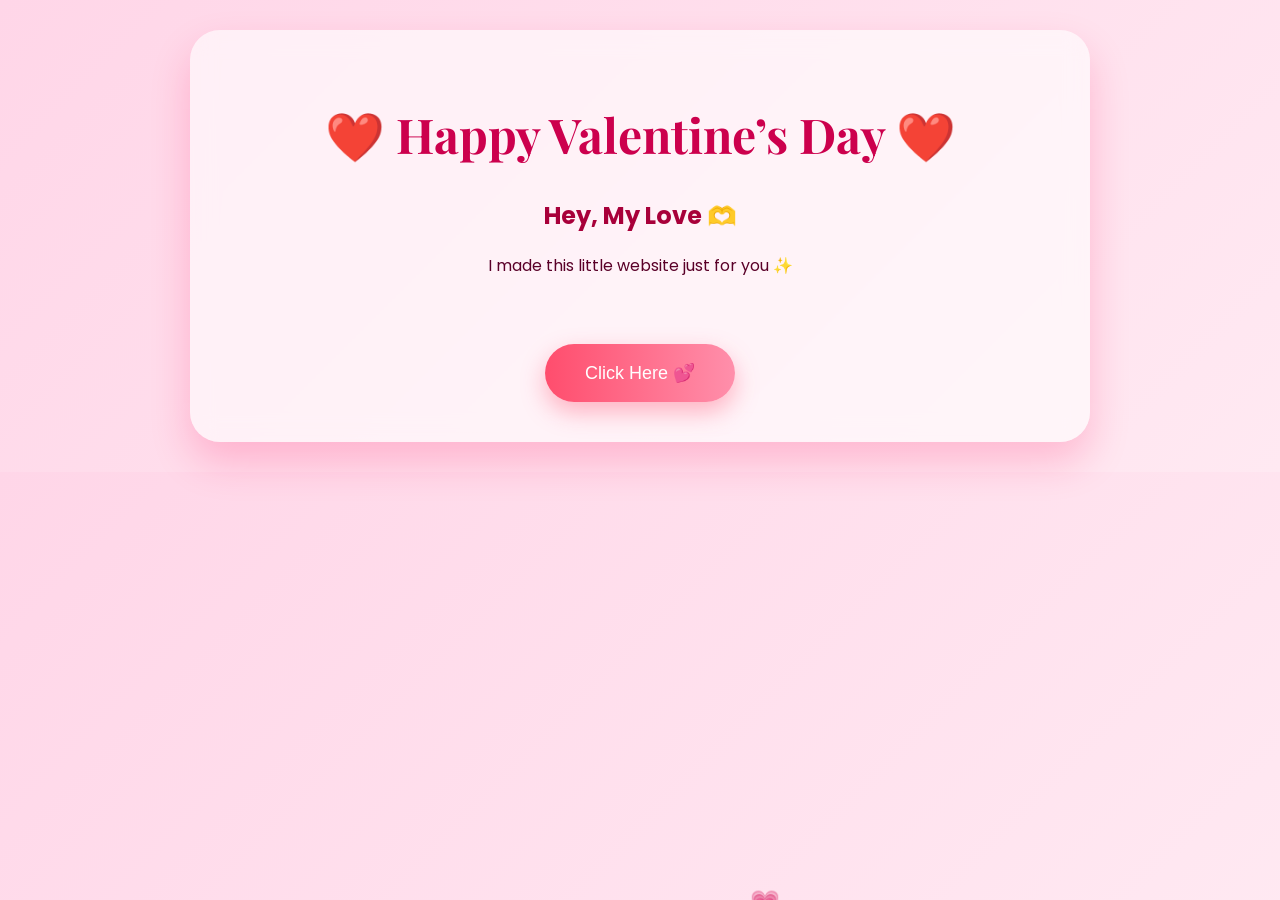
<file: index.html>
<!DOCTYPE html>
<html>
<head>
    <title>For You ❤️</title>
    <link rel="stylesheet" href="style.css">
</head>

<body>

<center>
    <h1>❤️ Happy Valentine’s Day ❤️</h1>
    <h2>Hey, My Love 🫶</h2>
    <p>I made this little website just for you ✨</p>

    <br>

    <button onclick="showPopupAndGo('love.html')">
        Click Here 💕
    </button>
</center>

<script src="script.js"></script>
</body>
</html>
</file>
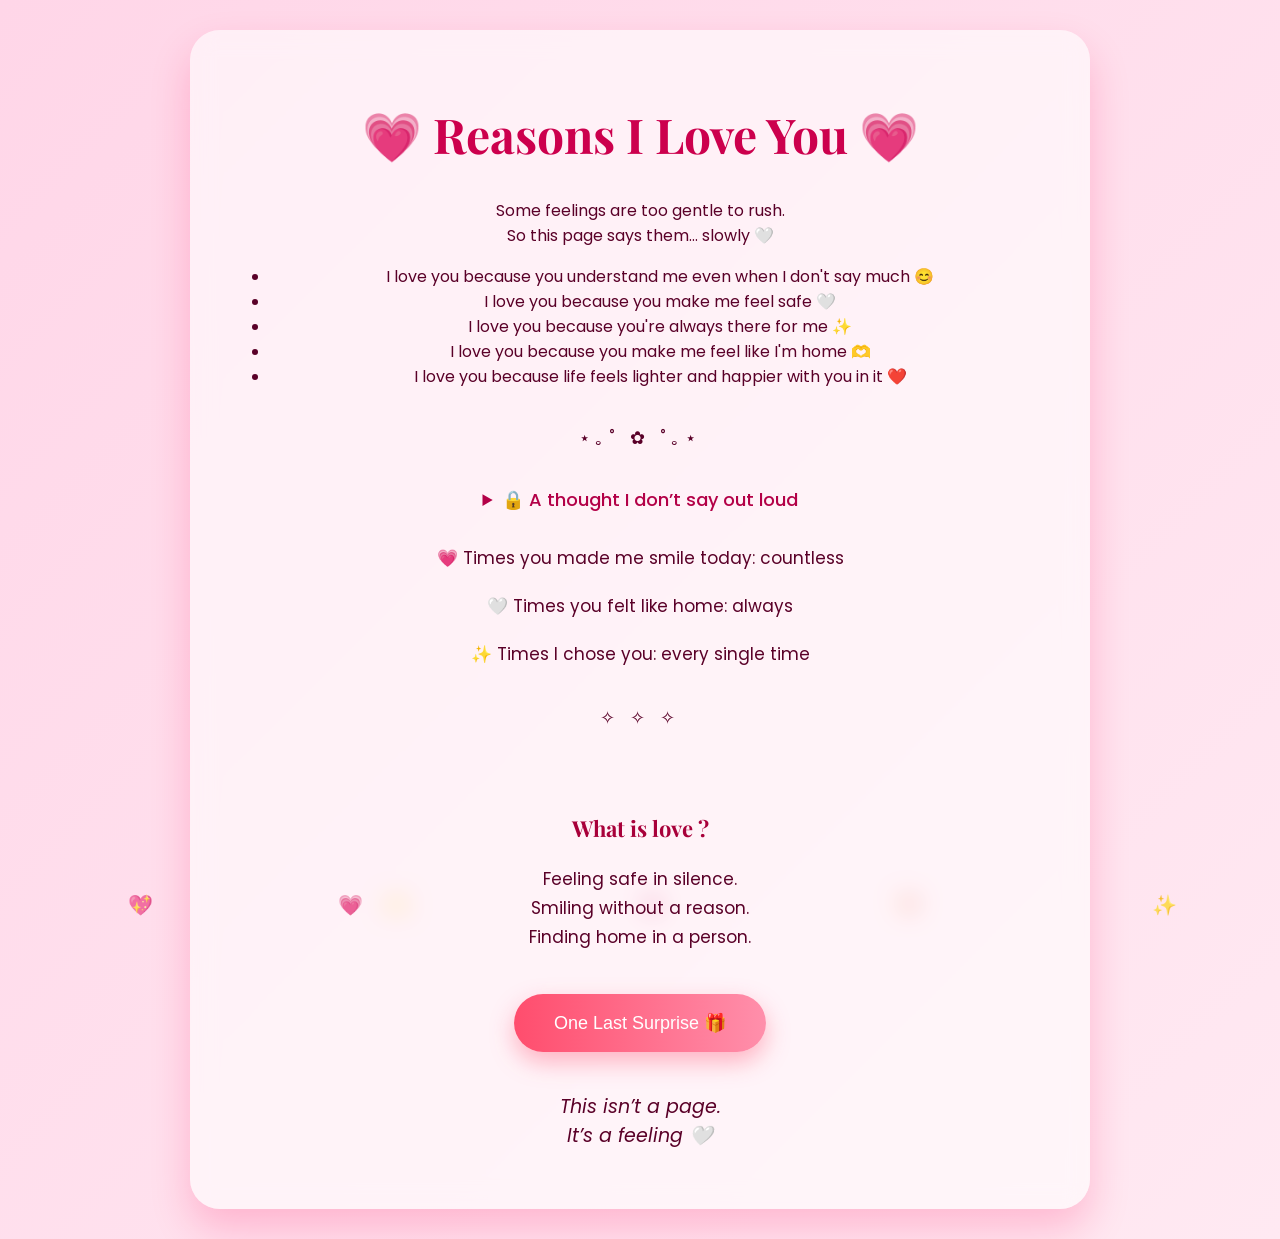
<file: love.html>
<!DOCTYPE html>
<html lang="en">
<head>
    <meta charset="UTF-8">
    <title>You & Me 💖</title>
    <link rel="stylesheet" href="style.css">
</head>

<body class="page-two">

    <!-- Floating hearts -->
    <span class="floating-heart">💖</span>
    <span class="floating-heart">🫶</span>
    <span class="floating-heart">💗</span>
    <span class="floating-heart">💝</span>
    <span class="floating-heart">✨</span>

    <!-- Main container -->
    <div class="page-two-container">

        <h1>💗 Reasons I Love You 💗</h1>

        <p class="soft-text">
            Some feelings are too gentle to rush.<br>
            So this page says them… slowly 🤍
        </p>

        <ul>
            <li>I love you because you understand me even when I don't say much 😊</li>
            <li>I love you because you make me feel safe 🤍</li>
            <li>I love you because you're always there for me ✨</li>
            <li>I love you because you make me feel like I'm home 🫶</li>
            <li>I love you because life feels lighter and happier with you in it ❤️</li>
        </ul>

        <p class="divider">⋆｡˚ ✿ ˚｡⋆</p>

        <details>
            <summary>🔒 A thought I don’t say out loud</summary>
            <p>
                If comfort had a face,<br>
                it would look like you.<br><br>
                If home had a feeling,<br>
                it would feel like this 🫶
            </p>
        </details>

        <div class="counter-box">
            <p>💗 Times you made me smile today: countless</p>
            <p>🤍 Times you felt like home: always</p>
            <p>✨ Times I chose you: every single time</p>
        </div>

        <p class="divider">✧ ✧ ✧</p>

        <p id="typeText" class="typewriter"></p>

        <div class="definition">
            <h3>What is love ?</h3>
            <p>
                Feeling safe in silence.<br>
                Smiling without a reason.<br>
                Finding home in a person.
            </p>
        </div>

        <button onclick="goNext()">One Last Surprise 🎁</button>

        <p class="ending-line">
            This isn’t a page.<br>
            It’s a feeling 🤍
        </p>

    </div>

    <script src="script.js"></script>
</body>
</html>
</file>
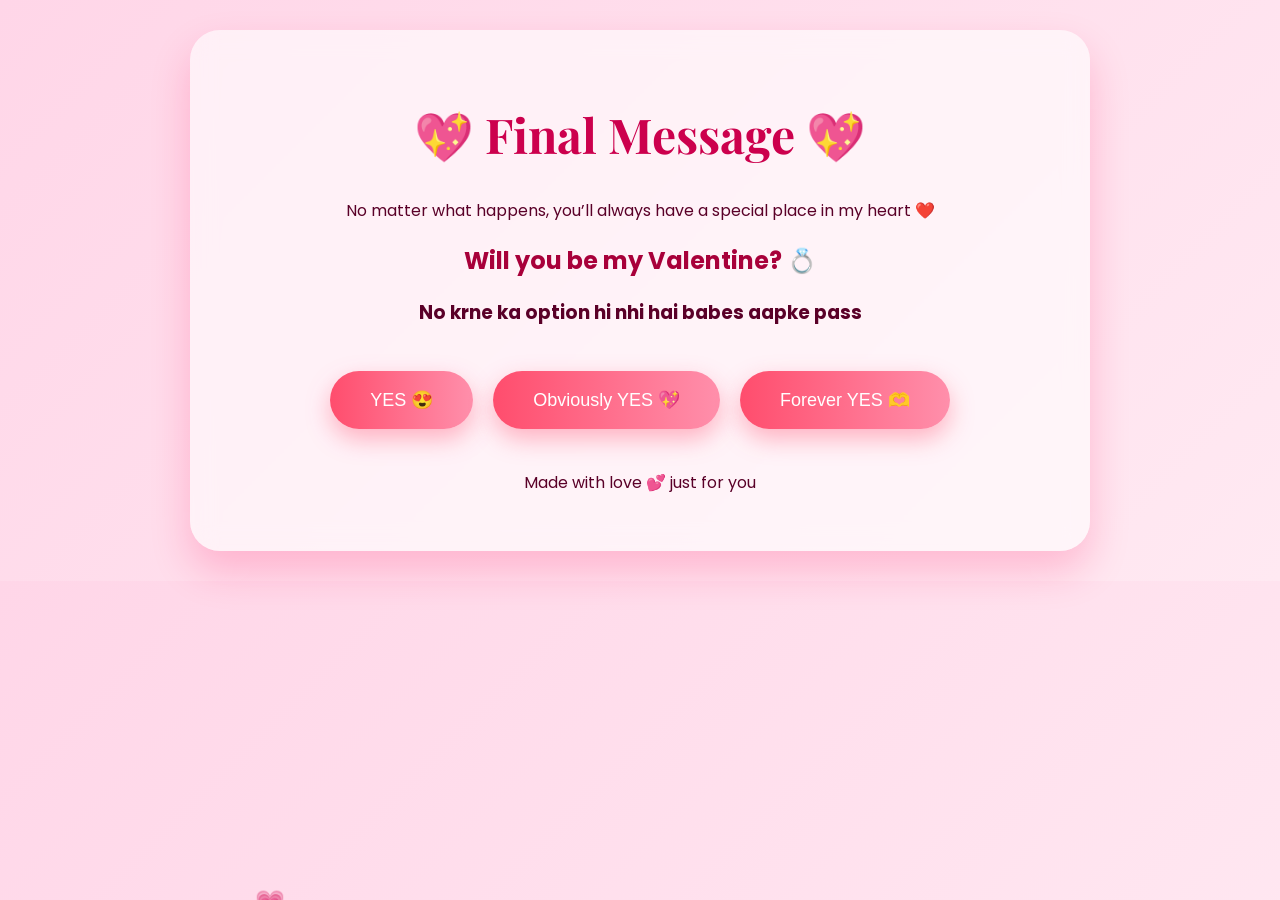
<file: surprise.html>
<!DOCTYPE html>
<html>
<head>
    <title>My Valentine 💍</title>
    <link rel="stylesheet" href="style.css">
</head>

<body>

<center>
    <h1>💖 Final Message 💖</h1>

    <p>
        No matter what happens,  
        you’ll always have a special place in my heart ❤️
    </p>

    <!-- <h2>Will you be my Valentine? 💍</h2> -->

    <h2>Will you be my Valentine? 💍</h2>
    <h3>No krne ka option hi nhi hai babes aapke pass </h3>

<div class="valentine-options"> 
    
    <button onclick="sayYes()">YES 😍</button>
    <button onclick="sayYes()">Obviously YES 💖</button>
    <button onclick="sayYes()">Forever YES 🫶</button>
</div>

<div id="yesMessage" style="display:none; margin-top:30px;">
    <h2>YAYYYY 💕💖</h2>
    <p>
        You just made me the happiest person 🥹❤️  
        Thank you for choosing me.
    </p>
    <p>
        Happy Valentine’s Day 💐  
        I love you 💗
    </p>
</div>

    <br>

    <p>Made with love 💕 just for you</p>
</center>

<script src="script.js"></script>
</body>
</html>
</file>
<file: style.css>
@import url('https://fonts.googleapis.com/css2?family=Playfair+Display:ital@1&family=Poppins:wght@300;400;500&display=swap');

* {
    box-sizing: border-box;
}

body {
    margin: 0;
    padding: 30px;
    font-family: 'Poppins', sans-serif;
    background: linear-gradient(135deg, #ffd6e8, #ffe9f2);
    color: #5a0028;
    overflow-x: hidden;
}

/* Glass card */
center {
    max-width: 900px;
    margin: auto;
    padding: 40px;
    background: rgba(255, 255, 255, 0.6);
    backdrop-filter: blur(12px);
    border-radius: 30px;
    box-shadow: 0 20px 40px rgba(255, 0, 85, 0.2);
}

/* Headings */
h1 {
    font-family: 'Playfair Display', cursive;
    font-size: 48px;
    color: #cc004d;
}

h2 {
    color: #a8003a;
}

/* Thick aesthetic button */
button {
    margin-top: 25px;
    padding: 18px 40px;
    font-size: 18px;
    font-weight: 500;
    border: none;
    border-radius: 50px;
    background: linear-gradient(to right, #ff4d6d, #ff8fab);
    color: white;
    cursor: pointer;
    box-shadow: 0 10px 25px rgba(255, 77, 109, 0.4);
    transition: all 0.3s ease;
}

button:hover {
    transform: scale(1.08);
    box-shadow: 0 15px 30px rgba(255, 77, 109, 0.6);
}

/* Image gallery */
/* .gallery {
    display: flex;
    gap: 20px;
    justify-content: center;
    flex-wrap: wrap;
    margin: 30px 0;
}

.gallery img {
    width: 200px;
    height: 260px;
    object-fit: cover;
    border-radius: 20px;
    box-shadow: 0 10px 20px rgba(0,0,0,0.2);
}

/* Video 
video {
    width: 100%;
    border-radius: 20px;
    margin-top: 20px;
} */

/* Floating hearts */
.floating-heart {
    position: fixed;
    bottom: -20px;
    font-size: 24px;
    animation: floatUp 6s linear;
    opacity: 0.8;
}

@keyframes floatUp {
    to {
        transform: translateY(-120vh);
        opacity: 0;
    }
}

/* Love letter */
.letter {
    margin-top: 30px;
    padding: 25px;
    background: #fff0f6;
    border-radius: 20px;
    font-style: italic;
    box-shadow: inset 0 0 10px rgba(255,0,85,0.1);
}
.valentine-options {
    display: flex;
    gap: 20px;
    justify-content: center;
    flex-wrap: wrap;
}

@keyframes popHeart {
    from {
        transform: scale(0.5);
        opacity: 1;
    }
    to {
        transform: scale(2);
        opacity: 0;
    }
}
/* ================= SECOND PAGE SPECIFIC STYLES ================= */
body.page-two {
    background: linear-gradient(135deg, #ffd6e8, #ffe9f2);
    overflow-x: hidden;
    animation: bgPulse 12s ease-in-out infinite alternate;
}

/* Container replacement for <center> */
.page-two h1,
.page-two .soft-text,
.page-two ul li,
.page-two details,
.page-two .counter-box,
.page-two .divider,
.page-two .typewriter,
.page-two .definition,
.page-two .ending-line,
.page-two button {
    opacity: 0;
    transform: translateY(20px);
    animation: fadeUp 1s forwards;
}

.page-two h1 { animation-delay: 0.2s; }
.page-two .soft-text { animation-delay: 0.5s; }
.page-two ul li:nth-child(1) { animation-delay: 0.8s; }
.page-two ul li:nth-child(2) { animation-delay: 1s; }
.page-two ul li:nth-child(3) { animation-delay: 1.2s; }
.page-two ul li:nth-child(4) { animation-delay: 1.4s; }
.page-two ul li:nth-child(5) { animation-delay: 1.6s; }
.page-two .divider { animation-delay: 1.8s; }
.page-two details { animation-delay: 2s; }
.page-two .counter-box { animation-delay: 2.2s; }
.page-two .typewriter { animation-delay: 2.4s; }
.page-two .definition { animation-delay: 2.6s; }
.page-two button { animation-delay: 2.8s; }
.page-two .ending-line { animation-delay: 3s; }

/* Fade up keyframe */
@keyframes fadeUp {
    to {
        opacity: 1;
        transform: translateY(0);
    }
}

/* Background subtle color pulse */
@keyframes bgPulse {
    0% { background: linear-gradient(135deg, #ffd6e8, #ffe9f2); }
    50% { background: linear-gradient(135deg, #ffe9f2, #ffd6e8); }
    100% { background: linear-gradient(135deg, #ffd6e8, #ffe9f2); }
}

/* Typewriter glow effect */
.page-two .typewriter {
    text-shadow: 0 0 5px #ff85a2, 0 0 10px #ff85a2;
    animation: glowText 1.5s ease-in-out infinite alternate;
}

@keyframes glowText {
    from { text-shadow: 0 0 5px #ff85a2, 0 0 10px #ff85a2; }
    to { text-shadow: 0 0 10px #ff4d6d, 0 0 20px #ff4d6d; }
}

/* Divider styling */
.page-two .divider {
    font-size: 18px;
    letter-spacing: 5px;
    opacity: 0.6;
    margin: 35px 0;
}

/* Secret / details block */
.page-two details summary {
    font-size: 18px;
    font-weight: 500;
    cursor: pointer;
    color: #b30047;
}

.page-two details p {
    margin-top: 15px;
    line-height: 1.7;
    font-style: italic;
}

/* Counter Box */
.page-two .counter-box {
    font-size: 17px;
    line-height: 1.8;
    margin: 30px 0;
}

/* Definition block */
.page-two .definition h3 {
    font-family: 'Playfair Display', cursive;
    font-size: 22px;
    color: #a8003a;
}

.page-two .definition p {
    font-size: 17px;
    line-height: 1.7;
}

/* Ending line */
.page-two .ending-line {
    font-size: 19px;
    font-style: italic;
    opacity: 0.9;
    margin-top: 40px;
}

/* Button hover animation */
.page-two button:hover {
    transform: scale(1.12) translateY(-2px);
    box-shadow: 0 20px 40px rgba(255, 77, 109, 0.6);
}

/* Floating hearts */
.page-two .floating-heart {
    position: absolute;
    font-size: 20px;
    animation: floatHearts 4s ease-in-out infinite;
}

.page-two .floating-heart:nth-child(1) { left: 10%; animation-delay: 0s; }
.page-two .floating-heart:nth-child(2) { left: 30%; animation-delay: 0.5s; }
.page-two .floating-heart:nth-child(3) { left: 50%; animation-delay: 1s; }
.page-two .floating-heart:nth-child(4) { left: 70%; animation-delay: 1.5s; }
.page-two .floating-heart:nth-child(5) { left: 90%; animation-delay: 2s; }

@keyframes floatHearts {
    0% { transform: translateY(0) scale(1); opacity: 0.8; }
    50% { transform: translateY(-80px) scale(1.1); opacity: 1; }
    100% { transform: translateY(-150px) scale(0.9); opacity: 0; }
}
/* ---------- SECOND PAGE STYLES WITH FLOATING HEARTS ---------- */

.page-two {
    background: linear-gradient(135deg, #ffd6e8, #ffe9f2);
    overflow-x: hidden;
    animation: bgPulse 12s ease-in-out infinite alternate;
}

.page-two-container {
    max-width: 900px;
    margin: auto;
    padding: 40px;
    background: rgba(255, 255, 255, 0.6);
    backdrop-filter: blur(12px);
    border-radius: 30px;
    box-shadow: 0 20px 40px rgba(255, 0, 85, 0.2);
    text-align: center;
}

/* Floating hearts animation */
.page-two .floating-heart {
    position: absolute;
    font-size: 20px;
    animation: floatHearts 4s ease-in-out infinite;
}

.page-two .floating-heart:nth-child(1) { left: 10%; animation-delay: 0s; }
.page-two .floating-heart:nth-child(2) { left: 30%; animation-delay: 0.5s; }
.page-two .floating-heart:nth-child(3) { left: 50%; animation-delay: 1s; }
.page-two .floating-heart:nth-child(4) { left: 70%; animation-delay: 1.5s; }
.page-two .floating-heart:nth-child(5) { left: 90%; animation-delay: 2s; }

@keyframes floatHearts {
    0% { transform: translateY(0) scale(1); opacity: 0.8; }
    50% { transform: translateY(-80px) scale(1.1); opacity: 1; }
    100% { transform: translateY(-150px) scale(0.9); opacity: 0; }
}

/* Fade-in animation for all content */
.page-two h1,
.page-two .soft-text,
.page-two ul li,
.page-two details,
.page-two .counter-box,
.page-two .divider,
.page-two .typewriter,
.page-two .definition,
.page-two .ending-line,
.page-two button {
    opacity: 0;
    transform: translateY(20px);
    animation: fadeUp 1s forwards;
}

.page-two h1 { animation-delay: 0.2s; }
.page-two .soft-text { animation-delay: 0.5s; }
.page-two ul li:nth-child(1) { animation-delay: 0.8s; }
.page-two ul li:nth-child(2) { animation-delay: 1s; }
.page-two ul li:nth-child(3) { animation-delay: 1.2s; }
.page-two ul li:nth-child(4) { animation-delay: 1.4s; }
.page-two ul li:nth-child(5) { animation-delay: 1.6s; }
.page-two .divider { animation-delay: 1.8s; }
.page-two details { animation-delay: 2s; }
.page-two .counter-box { animation-delay: 2.2s; }
.page-two .typewriter { animation-delay: 2.4s; }
.page-two .definition { animation-delay: 2.6s; }
.page-two button { animation-delay: 2.8s; }
.page-two .ending-line { animation-delay: 3s; }

@keyframes fadeUp {
    to { opacity: 1; transform: translateY(0); }
}

/* Background subtle color pulse */
@keyframes bgPulse {
    0% { background: linear-gradient(135deg, #ffd6e8, #ffe9f2); }
    50% { background: linear-gradient(135deg, #ffe9f2, #ffd6e8); }
    100% { background: linear-gradient(135deg, #ffd6e8, #ffe9f2); }
}

/* Typewriter glow effect */
.page-two .typewriter {
    text-shadow: 0 0 5px #ff85a2, 0 0 10px #ff85a2;
    animation: glowText 1.5s ease-in-out infinite alternate;
}

@keyframes glowText {
    from { text-shadow: 0 0 5px #ff85a2, 0 0 10px #ff85a2; }
    to { text-shadow: 0 0 10px #ff4d6d, 0 0 20px #ff4d6d; }
}

/* Button hover animation */
.page-two button:hover {
    transform: scale(1.12) translateY(-2px);
    box-shadow: 0 20px 40px rgba(255, 77, 109, 0.6);
}
</file>
